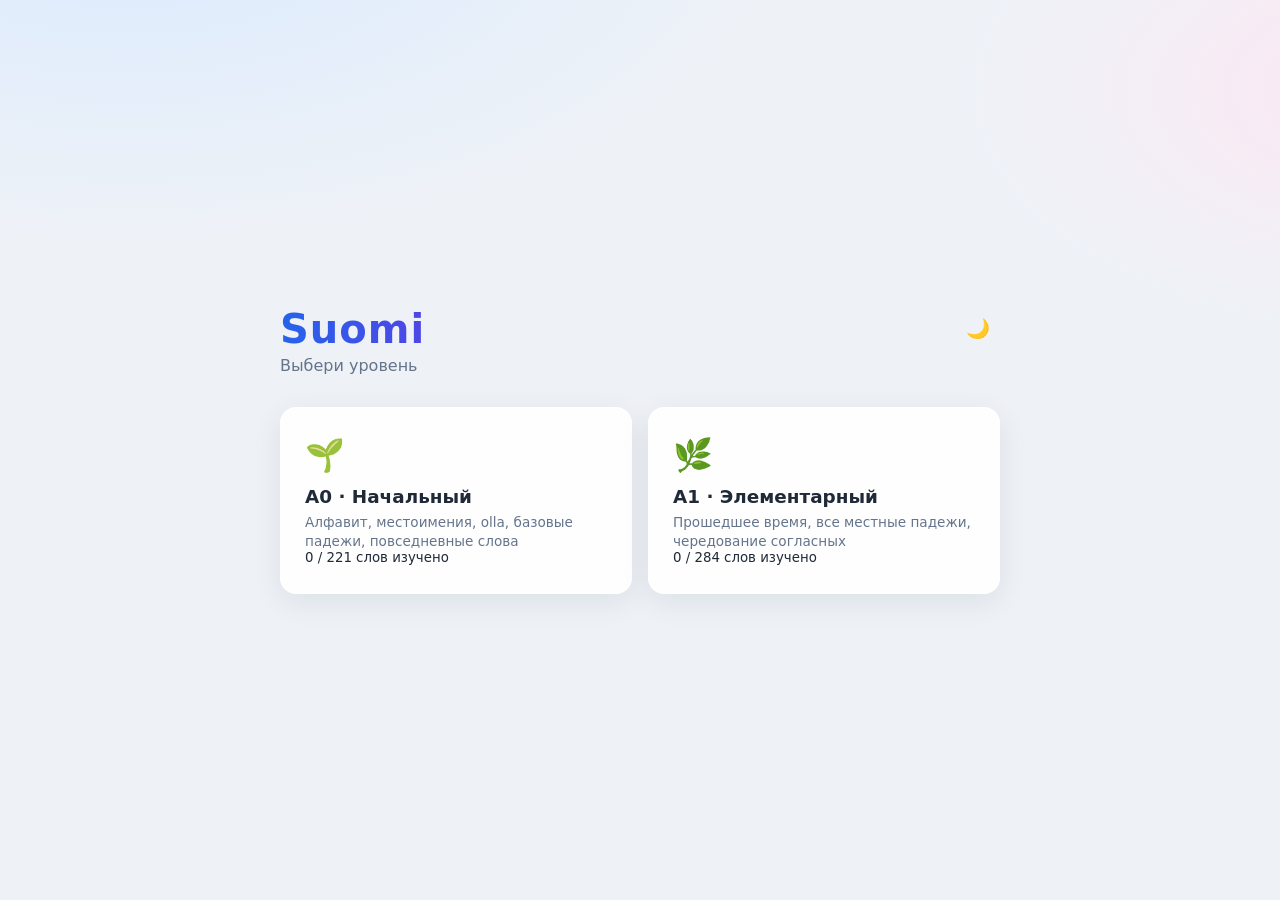
<file: index.html>
<!DOCTYPE html>
<html lang="ru">
<head>
  <meta charset="UTF-8">
  <meta name="viewport" content="width=device-width, initial-scale=1.0">
  <link rel="icon" href="data:,">
  <title>Suomi</title>
  <link rel="stylesheet" href="https://fonts.googleapis.com/css2?family=Bricolage+Grotesque:opsz,wght@12..96,500;12..96,700&family=Source+Sans+3:wght@400;600&display=swap">
  <link rel="stylesheet" href="style.css">
</head>
<body>

  <!-- ЭКРАН 1: главное меню -->
  <section id="screen-menu" class="screen">
    <div id="menu-inner">
      <div id="menu-header">
        <h1>Suomi</h1>
        <button class="theme-toggle" title="Тема">🌙</button>
      </div>
      <p id="menu-subtitle">Выбери уровень</p>
      <div id="level-grid"></div>
    </div>
  </section>

  <!-- ЭКРАН 2: меню уровня -->
  <section id="screen-level" class="screen" hidden>
    <div id="menu-inner">
      <div id="menu-header">
        <button class="back-btn" data-goto="menu" title="В меню">←</button>
        <h1 id="level-title">A0</h1>
        <button class="theme-toggle" title="Тема">🌙</button>
      </div>
      <p id="level-subtitle">Начальный</p>

      <div id="menu-grid">
        <button class="mode-card" data-goto="cards">
          <div class="mode-icon">📇</div>
          <div class="mode-title">Карточки</div>
          <div class="mode-desc">Слова с интервальным повторением</div>
        </button>
        <button class="mode-card" data-goto="reading">
          <div class="mode-icon">📖</div>
          <div class="mode-title">Чтение</div>
          <div class="mode-desc">Короткие тексты с переводом</div>
        </button>
        <button class="mode-card" data-goto="grammar">
          <div class="mode-icon">📐</div>
          <div class="mode-title">Грамматика</div>
          <div class="mode-desc">Правила с примерами и таблицами</div>
        </button>
        <button class="mode-card" data-goto="vocab">
          <div class="mode-icon">📚</div>
          <div class="mode-title">Словарь</div>
          <div class="mode-desc">Таблицы, поиск и карточки для зубрёжки</div>
        </button>
      </div>
    </div>
  </section>

  <!-- ЭКРАН 3: карточки -->
  <section id="screen-cards" class="screen" hidden>
    <div id="layout">
      <aside id="sidebar">
        <div class="level-tabs" id="level-tabs-cards"></div>
        <div id="sidebar-header">
          <button class="back-btn" data-goto="menu" title="В меню">←</button>
          <h1 id="cards-level-label">A0</h1>
          <button class="theme-toggle" title="Тема">🌙</button>
        </div>
        <ul id="cat-list" class="content-list"></ul>
      </aside>

      <main id="app">
        <div id="progress-section">
          <div id="progress-bar"><div id="progress-fill"></div></div>
          <div id="progress-labels">
            <span id="session-count">Сегодня: 0</span>
            <span id="streak-count">Подряд: 0</span>
          </div>
        </div>
        <div id="card-wrap">
          <div id="card">
            <div id="question">Загрузка...</div>
            <div id="answer" hidden></div>
          </div>
          <div id="feedback"></div>
        </div>
        <div id="input-row">
          <input type="text" id="answer-input" placeholder="Введи по-фински..." autocomplete="off" autocorrect="off" autocapitalize="off" spellcheck="false">
          <button id="check-btn">Проверить</button>
        </div>
        <div id="controls"><button id="dont-know-btn">Не знаю</button></div>
        <div id="hint">Enter — проверить · ← не знаю · → знаю · Space — ответ</div>
        <div id="stats"></div>
      </main>
    </div>
  </section>

  <!-- ЭКРАН 4: чтение -->
  <section id="screen-reading" class="screen" hidden>
    <div class="content-layout">
      <aside class="content-sidebar">
        <div class="level-tabs" id="level-tabs-reading"></div>
        <div class="content-sidebar-header">
          <button class="back-btn" data-goto="menu" title="В меню">←</button>
          <h1 id="reading-level-label">A0</h1>
          <button class="theme-toggle" title="Тема">🌙</button>
        </div>
        <ul id="text-list" class="content-list"></ul>
      </aside>
      <main class="content-main">
        <div id="reading-empty" class="content-empty">
          <div class="empty-icon">📖</div><p>Выбери текст слева</p>
        </div>
        <article id="reading-article" hidden>
          <header class="article-header">
            <h2 id="article-title"></h2><div id="article-subtitle" class="article-subtitle"></div>
          </header>
          <div id="article-body"></div>
        </article>
      </main>
    </div>
  </section>

  <!-- ЭКРАН 5: грамматика -->
  <section id="screen-grammar" class="screen" hidden>
    <div class="content-layout">
      <aside class="content-sidebar">
        <div class="level-tabs" id="level-tabs-grammar"></div>
        <div class="content-sidebar-header">
          <button class="back-btn" data-goto="menu" title="В меню">←</button>
          <h1 id="grammar-level-label">A0</h1>
          <button class="theme-toggle" title="Тема">🌙</button>
        </div>
        <ul id="grammar-topic-list" class="content-list"></ul>
      </aside>
      <main class="content-main">
        <div id="grammar-empty" class="content-empty">
          <div class="empty-icon">📐</div><p>Выбери тему слева</p>
        </div>
        <article id="grammar-article" hidden>
          <header class="article-header">
            <h2 id="grammar-title"></h2><div id="grammar-subtitle" class="article-subtitle"></div>
          </header>
          <div id="grammar-body"></div>
        </article>
      </main>
    </div>
  </section>

  <!-- ЭКРАН 6: словарь (нативный) -->
  <section id="screen-vocab" class="screen" hidden>
    <div class="vocab-wrap">
      <header>
        <div class="vocab-title">
          <button class="back-btn" data-goto="menu" title="В меню">←</button>
          <h1>Финский словарь</h1>
          <button class="theme-toggle" title="Тема">🌙</button>
        </div>
        <div class="prog">
          <span id="progText"></span>
          <div class="bar"><i id="progBar"></i></div>
        </div>
      </header>
      
      <div class="tools">
        <div class="row">
          <div class="seg" id="segLevel" role="group" aria-label="Уровень">
            <button data-v="all" aria-pressed="true">Все</button>
            <button data-v="a0" aria-pressed="false">A0</button>
            <button data-v="a1" aria-pressed="false">A1</button>
          </div>
          <div class="seg" id="segMode" role="group" aria-label="Режим">
            <button data-v="both" aria-pressed="true">Всё видно</button>
            <button data-v="hideRu" aria-pressed="false">Скрыть русский</button>
            <button data-v="hideFi" aria-pressed="false">Скрыть финский</button>
            <button data-v="cards" aria-pressed="false">Карточки</button>
          </div>
        </div>
        <div class="row">
          <input type="search" id="vocab-q" placeholder="Поиск по слову или переводу" aria-label="Поиск">
          <select id="vocab-cat" aria-label="Тема"></select>
          <button class="btn" id="unk" aria-pressed="false">Только невыученные</button>
          <button class="btn" id="shuf" aria-pressed="false">Перемешать</button>
          <button class="btn" id="reveal">Показать всё</button>
        </div>
        <div class="count" id="vocab-count"></div>
      </div>
      <div id="vocab-out"></div>
    </div>
  </section>

  <script src="levels.js"></script>
  <script src="app.js"></script>
  <script src="reading.js"></script>
  <script src="grammar.js"></script>
  <script src="vocab.js"></script>
</body>
</html>
</file>
<file: style.css>
* { box-sizing: border-box; }

:root {
  --bg-base: #eef2f7;
  --bg-grad1: #dbeafe;
  --bg-grad2: #fce7f3;
  --card-bg: rgba(255, 255, 255, 0.9);
  --sidebar-bg: rgba(255, 255, 255, 0.85);
  --border: rgba(255, 255, 255, 0.6);
  --text: #1f2937;
  --text-muted: #64748b;
  --text-dim: #94a3b8;
  --accent: #2563eb;
  --accent-2: #4f46e5;
  --shadow: 0 8px 30px rgba(15, 23, 42, 0.08);
  --shadow-hover: 0 12px 40px rgba(15, 23, 42, 0.14);
  --input-bg: #ffffff;
  --input-border: #e5e7eb;
  --btn-bg: rgba(255, 255, 255, 0.9);
  --btn-border: #e5e7eb;
  --cat-hover: #eff6ff;
  --cat-text: #374151;
  --scroll-thumb: #cbd5e1;
  --menu-card-bg: rgba(255, 255, 255, 0.9);
  --code-bg: #f1f5f9;
  --note-bg: #fef3c7;
  --note-border: #fbbf24;
  --example-bg: rgba(37, 99, 235, 0.06);
}

body.dark {
  --bg-base: #0f172a;
  --bg-grad1: rgba(30, 58, 138, 0.35);
  --bg-grad2: rgba(131, 24, 67, 0.35);
  --card-bg: rgba(30, 41, 59, 0.85);
  --sidebar-bg: rgba(30, 41, 59, 0.75);
  --border: rgba(148, 163, 184, 0.15);
  --text: #e2e8f0;
  --text-muted: #94a3b8;
  --text-dim: #64748b;
  --accent: #60a5fa;
  --accent-2: #818cf8;
  --shadow: 0 8px 30px rgba(0, 0, 0, 0.4);
  --shadow-hover: 0 12px 40px rgba(0, 0, 0, 0.55);
  --input-bg: #1e293b;
  --input-border: #334155;
  --btn-bg: rgba(30, 41, 59, 0.9);
  --btn-border: #334155;
  --cat-hover: #334155;
  --cat-text: #cbd5e1;
  --scroll-thumb: #475569;
  --menu-card-bg: rgba(30, 41, 59, 0.85);
  --code-bg: #1e293b;
  --note-bg: rgba(251, 191, 36, 0.12);
  --note-border: #d97706;
  --example-bg: rgba(96, 165, 250, 0.08);
}

body {
  font-family: system-ui, -apple-system, 'Segoe UI', sans-serif;
  margin: 0;
  min-height: 100vh;
  padding: 2rem 1rem;
  color: var(--text);
  background:
    radial-gradient(1200px 600px at 10% -10%, var(--bg-grad1) 0%, transparent 55%),
    radial-gradient(900px 500px at 110% 10%, var(--bg-grad2) 0%, transparent 50%),
    var(--bg-base);
  background-attachment: fixed;
  overflow-x: hidden;
  transition: background 0.3s ease, color 0.3s ease;
}

.screen { animation: fadeIn 0.25s ease; }

@keyframes fadeIn {
  from { opacity: 0; transform: translateY(6px); }
  to { opacity: 1; transform: translateY(0); }
}

/* ==========================================
   МЕНЮ
   ========================================== */
#screen-menu,
#screen-level {
  min-height: calc(100vh - 4rem);
  display: flex;
  align-items: center;
  justify-content: center;
}

#menu-inner { max-width: 720px; width: 100%; }

#menu-header {
  display: flex;
  justify-content: space-between;
  align-items: center;
  margin-bottom: 0.25rem;
}

#menu-header h1 {
  font-size: 2.5rem;
  margin: 0;
  letter-spacing: 1px;
  background: linear-gradient(90deg, var(--accent), var(--accent-2));
  -webkit-background-clip: text;
  background-clip: text;
  color: transparent;
}

#menu-subtitle {
  color: var(--text-muted);
  margin: 0 0 2rem 0;
  font-size: 1rem;
}

#menu-grid,
#level-grid {
  display: grid;
  grid-template-columns: repeat(2, 1fr);
  gap: 1rem;
}

.mode-card {
  display: flex;
  flex-direction: column;
  align-items: flex-start;
  text-align: left;
  padding: 1.75rem 1.5rem;
  background: var(--menu-card-bg);
  backdrop-filter: blur(10px);
  border: 1px solid var(--border);
  border-radius: 16px;
  cursor: pointer;
  box-shadow: var(--shadow);
  transition: all 0.2s ease;
  color: var(--text);
  font-family: inherit;
  min-height: 150px;
}

.mode-card:hover:not(.disabled) {
  transform: translateY(-3px);
  box-shadow: var(--shadow-hover);
  border-color: var(--accent);
}

.mode-card:active:not(.disabled) { transform: translateY(-1px); }
.mode-card.disabled { opacity: 0.45; cursor: not-allowed; }
.mode-icon { font-size: 2rem; margin-bottom: 0.75rem; }
.mode-title { font-size: 1.15rem; font-weight: 700; margin-bottom: 0.35rem; }
.mode-desc { font-size: 0.85rem; color: var(--text-muted); line-height: 1.4; }

@media (max-width: 560px) {
  #menu-grid { grid-template-columns: 1fr; }
  #menu-header h1 { font-size: 2rem; }
}

/* ==========================================
   КНОПКИ НАВИГАЦИИ И ТЕМЫ
   ========================================== */
.theme-toggle {
  background: transparent;
  border: none;
  font-size: 1.2rem;
  cursor: pointer;
  padding: 6px 10px;
  border-radius: 8px;
  transition: background 0.15s ease, transform 0.15s ease;
  line-height: 1;
  font-family: inherit;
}

.theme-toggle:hover {
  background: var(--cat-hover);
  transform: rotate(15deg);
}

.back-btn {
  background: transparent;
  border: none;
  font-size: 1.3rem;
  cursor: pointer;
  padding: 4px 10px;
  border-radius: 8px;
  transition: background 0.15s ease, transform 0.15s ease;
  color: var(--text-muted);
  line-height: 1;
  font-family: inherit;
}

.back-btn:hover {
  background: var(--cat-hover);
  color: var(--accent);
  transform: translateX(-2px);
}

/* ==========================================
   ЭКРАН КАРТОЧЕК
   ========================================== */
#layout {
  display: flex;
  gap: 1.5rem;
  max-width: 1050px;
  margin: 0 auto;
  align-items: flex-start;
}

#sidebar {
  width: 250px;
  flex-shrink: 0;
  background: var(--sidebar-bg);
  backdrop-filter: blur(10px);
  border-radius: 16px;
  padding: 1.25rem 1rem;
  box-shadow: var(--shadow);
  border: 1px solid var(--border);
  position: sticky;
  top: 2rem;
  max-height: calc(100vh - 4rem);
  overflow-y: auto;
  scrollbar-width: thin;
  scrollbar-color: var(--scroll-thumb) transparent;
}

#sidebar::-webkit-scrollbar,
.content-sidebar::-webkit-scrollbar { width: 6px; }
#sidebar::-webkit-scrollbar-track,
.content-sidebar::-webkit-scrollbar-track { background: transparent; }
#sidebar::-webkit-scrollbar-thumb,
.content-sidebar::-webkit-scrollbar-thumb {
  background: var(--scroll-thumb);
  border-radius: 3px;
}

#sidebar-header,
.content-sidebar-header {
  display: flex;
  justify-content: space-between;
  align-items: center;
  padding-bottom: 0.85rem;
  margin-bottom: 1rem;
  border-bottom: 1px solid var(--input-border);
  gap: 0.5rem;
}

#sidebar h1,
.content-sidebar-header h1 {
  font-size: 1.4rem;
  margin: 0;
  color: var(--accent);
  letter-spacing: 0.5px;
  flex: 1;
}

#cat-list,
.content-list {
  list-style: none;
  margin: 0;
  padding: 0;
}

#cat-list li,
.content-list li {
  padding: 0.55rem 0.85rem;
  border-radius: 10px;
  cursor: pointer;
  font-size: 0.92rem;
  color: var(--cat-text);
  margin-bottom: 3px;
  transition: all 0.15s ease;
}

#cat-list li:hover,
.content-list li:hover {
  background: var(--cat-hover);
  color: var(--accent);
  transform: translateX(2px);
}

#cat-list li.active,
.content-list li.active {
  background: linear-gradient(90deg, var(--accent), var(--accent-2));
  color: white;
  font-weight: 600;
  box-shadow: 0 4px 12px rgba(37, 99, 235, 0.3);
}

#app { flex: 1; min-width: 0; }

#progress-section { margin-bottom: 1rem; }

#progress-bar {
  height: 8px;
  background: var(--input-border);
  border-radius: 4px;
  overflow: hidden;
  margin-bottom: 0.5rem;
}

#progress-fill {
  height: 100%;
  width: 0;
  background: linear-gradient(90deg, var(--accent), var(--accent-2));
  border-radius: 4px;
  transition: width 0.3s ease;
}

#progress-labels {
  display: flex;
  justify-content: space-between;
  font-size: 0.82rem;
  color: var(--text-muted);
}

#streak-count { font-weight: 600; color: var(--text-muted); transition: color 0.2s ease; }
#streak-count.hot { color: #10b981; }

#card-wrap { position: relative; }

#card {
  background: var(--card-bg);
  backdrop-filter: blur(10px);
  border-radius: 16px;
  padding: 2.5rem 2rem;
  text-align: center;
  box-shadow: var(--shadow);
  border: 1px solid var(--border);
  min-height: 220px;
  display: flex;
  flex-direction: column;
  justify-content: center;
  position: relative;
  z-index: 2;
  cursor: grab;
  user-select: none;
  touch-action: pan-y;
  will-change: transform;
}

#card:active { cursor: grabbing; }
#question { font-size: 2rem; font-weight: 700; letter-spacing: 0.5px; pointer-events: none; }
#answer { margin-top: 1.2rem; pointer-events: none; }

#feedback {
  position: absolute;
  inset: 0;
  border-radius: 16px;
  display: flex;
  align-items: center;
  justify-content: center;
  font-size: 2rem;
  font-weight: 700;
  color: white;
  opacity: 0;
  pointer-events: none;
  z-index: 3;
  transition: opacity 0.15s ease;
}

#feedback.show-right { background: linear-gradient(135deg, #10b981, #059669); opacity: 1; }
#feedback.show-left { background: linear-gradient(135deg, #ef4444, #dc2626); opacity: 1; }
#feedback span { transform: scale(0.9); transition: transform 0.15s ease; }
#feedback.show-right span,
#feedback.show-left span { transform: scale(1); }

#input-row { display: flex; gap: 0.5rem; margin-top: 1rem; }

#answer-input {
  flex: 1;
  min-width: 0;
  padding: 1rem 1.2rem;
  font-size: 1.1rem;
  border: 2px solid var(--input-border);
  background: var(--input-bg);
  color: var(--text);
  border-radius: 10px;
  outline: none;
  transition: border-color 0.15s ease, box-shadow 0.15s ease;
  font-family: inherit;
}

#answer-input::placeholder { color: var(--text-dim); }
#answer-input:focus { border-color: var(--accent); box-shadow: 0 0 0 3px rgba(37, 99, 235, 0.15); }
#answer-input.correct { border-color: #10b981; background: rgba(16, 185, 129, 0.08); }
#answer-input.wrong { border-color: #ef4444; background: rgba(239, 68, 68, 0.08); }
#answer-input:disabled { opacity: 0.7; cursor: not-allowed; }

#check-btn {
  padding: 1rem 1.5rem;
  cursor: pointer;
  border: none;
  background: linear-gradient(90deg, var(--accent), var(--accent-2));
  color: white;
  border-radius: 10px;
  font-size: 1rem;
  font-weight: 600;
  transition: all 0.15s ease;
  box-shadow: 0 4px 14px rgba(37, 99, 235, 0.25);
  white-space: nowrap;
  font-family: inherit;
}

#check-btn:hover:not(:disabled) {
  transform: translateY(-1px);
  box-shadow: 0 6px 18px rgba(37, 99, 235, 0.35);
}

#check-btn:disabled { opacity: 0.5; cursor: not-allowed; transform: none; box-shadow: none; }

#controls { margin-top: 0.6rem; display: flex; justify-content: center; }

#dont-know-btn {
  padding: 0.6rem 1.2rem;
  cursor: pointer;
  border: 1px solid var(--btn-border);
  background: var(--btn-bg);
  color: var(--text-muted);
  border-radius: 8px;
  font-size: 0.9rem;
  transition: all 0.15s ease;
  font-family: inherit;
}

#dont-know-btn:hover { border-color: #ef4444; color: #ef4444; transform: translateY(-1px); }

#hint {
  margin-top: 1rem;
  text-align: center;
  font-size: 0.78rem;
  color: var(--text-dim);
  min-height: 1.2rem;
}

#stats { margin-top: 0.6rem; text-align: center; color: var(--text-muted); font-size: 0.88rem; }

kbd {
  background: var(--input-border);
  border-radius: 4px;
  padding: 1px 6px;
  font-size: 0.72rem;
  font-family: ui-monospace, 'SF Mono', Menlo, monospace;
  color: var(--text);
  border: 1px solid rgba(0, 0, 0, 0.06);
}

[hidden] { display: none !important; }

/* ==========================================
   ОБЩИЕ ЭКРАНЫ КОНТЕНТА (чтение, грамматика)
   ========================================== */
.content-layout {
  display: flex;
  gap: 1.5rem;
  max-width: 1050px;
  margin: 0 auto;
  align-items: flex-start;
}

.content-sidebar {
  width: 250px;
  flex-shrink: 0;
  background: var(--sidebar-bg);
  backdrop-filter: blur(10px);
  border-radius: 16px;
  padding: 1.25rem 1rem;
  box-shadow: var(--shadow);
  border: 1px solid var(--border);
  position: sticky;
  top: 2rem;
  max-height: calc(100vh - 4rem);
  overflow-y: auto;
  scrollbar-width: thin;
  scrollbar-color: var(--scroll-thumb) transparent;
}

.content-main {
  flex: 1;
  min-width: 0;
  background: var(--card-bg);
  backdrop-filter: blur(10px);
  border-radius: 16px;
  box-shadow: var(--shadow);
  border: 1px solid var(--border);
  min-height: 400px;
  padding: 2rem;
}

.content-empty {
  display: flex;
  flex-direction: column;
  align-items: center;
  justify-content: center;
  min-height: 350px;
  color: var(--text-muted);
  text-align: center;
}

.empty-icon { font-size: 3rem; margin-bottom: 1rem; opacity: 0.6; }

.article-header {
  margin-bottom: 1.5rem;
  padding-bottom: 1rem;
  border-bottom: 1px solid var(--input-border);
}

.article-header h2 {
  margin: 0 0 0.35rem 0;
  font-size: 1.6rem;
  color: var(--accent);
}

.article-subtitle { color: var(--text-muted); font-size: 0.9rem; }

/* ==========================================
   ЧТЕНИЕ
   ========================================== */
#article-body { font-size: 1.1rem; line-height: 1.9; }

.segment {
  margin-bottom: 1.2rem;
  padding: 0.8rem 1rem;
  border-radius: 10px;
  transition: background 0.2s ease;
  cursor: pointer;
}

.segment:hover { background: var(--cat-hover); }

.segment-fi { color: var(--text); font-weight: 500; margin-bottom: 0.35rem; }

.segment-ru {
  color: var(--text-muted);
  font-size: 0.95rem;
  opacity: 0;
  max-height: 0;
  overflow: hidden;
  transition: opacity 0.25s ease, max-height 0.25s ease;
}

.segment.revealed .segment-ru { opacity: 1; max-height: 100px; }

/* ==========================================
   ГРАММАТИКА
   ========================================== */
#grammar-body { line-height: 1.7; }

.grammar-text {
  margin: 0 0 1rem 0;
  color: var(--text);
}

.grammar-heading {
  font-size: 1.1rem;
  font-weight: 700;
  margin: 1.75rem 0 0.75rem 0;
  color: var(--accent);
  letter-spacing: 0.3px;
}

.grammar-list {
  margin: 0 0 1.25rem 0;
  padding-left: 1.5rem;
  color: var(--text);
}

.grammar-list li {
  margin-bottom: 0.4rem;
  line-height: 1.6;
}

.grammar-table-wrap {
  margin: 0 0 1.5rem 0;
  overflow-x: auto;
  border-radius: 10px;
  border: 1px solid var(--input-border);
}

.grammar-table {
  width: 100%;
  border-collapse: collapse;
  font-size: 0.95rem;
}

.grammar-table th {
  background: var(--example-bg);
  padding: 0.65rem 1rem;
  text-align: left;
  font-weight: 600;
  color: var(--accent);
  border-bottom: 1px solid var(--input-border);
  white-space: nowrap;
}

.grammar-table td {
  padding: 0.6rem 1rem;
  border-bottom: 1px solid var(--input-border);
  color: var(--text);
  vertical-align: top;
}

.grammar-table tr:last-child td { border-bottom: none; }
.grammar-table tr:hover td { background: var(--example-bg); }

.grammar-examples {
  margin: 0 0 1.5rem 0;
  display: flex;
  flex-direction: column;
  gap: 0.5rem;
}

.grammar-example {
  padding: 0.75rem 1rem;
  background: var(--example-bg);
  border-radius: 10px;
  border-left: 3px solid var(--accent);
}

.grammar-example-fi {
  font-size: 1.05rem;
  font-weight: 600;
  color: var(--text);
  margin-bottom: 0.2rem;
}

.grammar-example-ru {
  font-size: 0.9rem;
  color: var(--text-muted);
}

.grammar-note {
  margin: 0 0 1.5rem 0;
  padding: 1rem 1.15rem;
  background: var(--note-bg);
  border-left: 4px solid var(--note-border);
  border-radius: 8px;
  font-size: 0.95rem;
  color: var(--text);
  line-height: 1.6;
}

/* ==========================================
   АДАПТИВ
   ========================================== */
@media (max-width: 720px) {
  body { padding: 1rem 0.5rem; }

  #layout,
  .content-layout {
    flex-direction: column;
    gap: 1rem;
  }

  #sidebar,
  .content-sidebar {
    width: 100%;
    position: static;
    max-height: 220px;
  }

  #question { font-size: 1.6rem; }
  #check-btn { padding: 1rem; }
  .content-main { padding: 1.25rem; }
  .grammar-table { font-size: 0.85rem; }
  .grammar-table th,
  .grammar-table td { padding: 0.5rem 0.7rem; }
}/* Табы уровня */
.level-tabs {
  display: flex;
  gap: 4px;
  margin-bottom: 0.75rem;
  padding: 4px;
  background: var(--input-border);
  border-radius: 10px;
}

.level-tab {
  flex: 1;
  padding: 6px 10px;
  border: none;
  background: transparent;
  color: var(--text-muted);
  font-size: 0.85rem;
  font-weight: 600;
  border-radius: 7px;
  cursor: pointer;
  transition: all 0.15s ease;
  font-family: inherit;
}

.level-tab:hover:not(.disabled):not(.active) {
  color: var(--text);
  background: var(--cat-hover);
}

.level-tab.active {
  background: var(--card-bg);
  color: var(--accent);
  box-shadow: 0 2px 6px rgba(0, 0, 0, 0.08);
}

.level-tab.disabled {
  opacity: 0.4;
  cursor: not-allowed;
}
/* ==========================================
   СЛОВАРЬ (VOCAB)
   ========================================== */
#screen-vocab {
  --v-bg: var(--bg-base);
  --v-surface: var(--card-bg);
  --v-ink: var(--text);
  --v-muted: var(--text-muted);
  --v-line: var(--border);
  --v-accent: var(--accent);
  --v-accent-ink: #ffffff;
  --v-known: #2f7d4f;
  --v-known-bg: #e4f2ea;
  --v-hide: var(--input-bg);
  
  background: transparent;
  color: var(--v-ink);
  font-family: 'Source Sans 3', system-ui, sans-serif;
  font-size: 16px;
  line-height: 1.4;
  padding-bottom: 8px;
}

body.dark #screen-vocab {
  --v-accent-ink: #0f1824;
  --v-known: #6cc28f;
  --v-known-bg: #173326;
}

#screen-vocab .vocab-wrap { max-width: 860px; margin: 0 auto; padding: 0 16px; }

#screen-vocab header {
  padding-top: 20px; display: flex; flex-wrap: wrap; gap: 8px 24px; align-items: end; justify-content: space-between;
}

#screen-vocab h1 {
  font-family: 'Bricolage Grotesque', 'Segoe UI', system-ui, sans-serif;
  font-size: clamp(1.6rem, 4vw, 2.2rem); margin: 0; letter-spacing: -.01em;
}

#screen-vocab .prog { min-width: 200px; flex: 1 1 200px; max-width: 320px; font-size: .9rem; color: var(--v-muted); }
#screen-vocab .bar { height: 8px; background: var(--v-line); border-radius: 4px; margin-top: 6px; overflow: hidden; }
#screen-vocab .bar i { display: block; height: 100%; background: var(--v-known); width: 0; transition: width .3s; }

#screen-vocab .tools {
  padding-block: 12px; margin-top: 8px;
  display: flex; flex-direction: column; gap: 8px;
}
#screen-vocab .row { display: flex; flex-wrap: wrap; gap: 8px; align-items: center; }

#screen-vocab .seg { display: inline-flex; border: 1px solid var(--v-line); border-radius: 8px; overflow: hidden; background: var(--v-surface); max-width: 100%; }
#screen-vocab .seg button { border: 0; background: none; color: var(--v-ink); font: inherit; font-size: .9rem; padding: 7px 12px; cursor: pointer; border-right: 1px solid var(--v-line); }
#screen-vocab .seg button:last-child { border-right: 0; }
#screen-vocab .seg button[aria-pressed="true"] { background: var(--v-accent); color: var(--v-accent-ink); font-weight: 600; }

#screen-vocab input[type=search], #screen-vocab select {
  font: inherit; font-size: .95rem; padding: 7px 10px; border: 1px solid var(--v-line); border-radius: 8px;
  background: var(--v-surface); color: var(--v-ink); min-width: 0;
}
#screen-vocab input[type=search] { flex: 1 1 150px; }
#screen-vocab select { flex: 1 1 160px; max-width: 100%; }

#screen-vocab .btn {
  font: inherit; font-size: .9rem; padding: 7px 12px; border: 1px solid var(--v-line); border-radius: 8px;
  background: var(--v-surface); color: var(--v-ink); cursor: pointer;
}
#screen-vocab .btn[aria-pressed="true"] { border-color: var(--v-accent); color: var(--v-accent); font-weight: 600; }
#screen-vocab .count { font-size: .85rem; color: var(--v-muted); }

#screen-vocab #vocab-out { margin-top: 8px; max-height: 75vh; max-height: 75dvh; overflow: auto; overscroll-behavior: contain; border-radius: 12px; }
#screen-vocab .tablebox { overflow: visible; }
#screen-vocab table { width: 100%; border-collapse: collapse; background: var(--v-surface); border: 0; }
#screen-vocab tr.cat th { font-family: 'Bricolage Grotesque', sans-serif; text-align: left; padding: 12px; font-size: 1.05rem; background: var(--v-hide); border: 0; position: sticky; top: 0; z-index: 2; }
#screen-vocab tr.cat th span { color: var(--v-muted); font-family: 'Source Sans 3', sans-serif; font-size: .85rem; font-weight: 400; margin-left: 8px; }
#screen-vocab td { padding: 9px 12px; border-top: 1px solid var(--v-line); vertical-align: middle; }
#screen-vocab td.fi { font-size: 1.15rem; font-weight: 600; width: 42%; }
#screen-vocab td.ru { width: 48%; }
#screen-vocab td.ck { width: 10%; text-align: center; }

#screen-vocab tr.known td.fi, #screen-vocab tr.known td.ru { color: var(--v-known); }
#screen-vocab tr.known td { background: var(--v-known-bg); }

#screen-vocab .hid { display: inline-block; width: 100%; text-align: left; border: 0; background: var(--v-line); color: var(--v-muted); font: inherit; font-size: .85rem; padding: 5px 10px; border-radius: 6px; cursor: pointer; }
#screen-vocab input[type=checkbox] { width: 22px; height: 22px; accent-color: var(--v-known); cursor: pointer; }
#screen-vocab .empty { padding: 40px 12px; text-align: center; color: var(--v-muted); }

#screen-vocab .deck { margin-top: 20px; display: flex; flex-direction: column; align-items: center; gap: 14px; }
#screen-vocab .card {
  width: 100%; max-width: 520px; min-height: 240px; background: var(--v-surface); border: 1px solid var(--v-line); border-radius: 14px;
  display: flex; flex-direction: column; align-items: center; justify-content: center; gap: 10px; padding: 24px; text-align: center; cursor: pointer; font: inherit; color: var(--v-ink);
}
#screen-vocab .card .w { font-family: 'Bricolage Grotesque', sans-serif; font-size: clamp(1.8rem, 7vw, 2.6rem); font-weight: 700; }
#screen-vocab .card .hint { color: var(--v-muted); font-size: .85rem; }
#screen-vocab .card .tag { font-size: .8rem; letter-spacing: .06em; text-transform: uppercase; color: var(--v-muted); }
#screen-vocab .card.back { border-color: var(--v-accent); }

#screen-vocab .act { display: flex; gap: 10px; flex-wrap: wrap; justify-content: center; }
#screen-vocab .act .btn { min-width: 130px; }
#screen-vocab .btn.good { background: var(--v-known); color: #fff; border-color: var(--v-known); font-weight: 600; }

@media (max-width: 520px) {
  #screen-vocab td { padding: 8px 8px; }
  #screen-vocab td.fi { font-size: 1.05rem; }
  #screen-vocab .seg button { padding: 7px 9px; }
}

#screen-vocab .vocab-title { display: flex; align-items: center; gap: 8px; min-width: 0; }
#screen-vocab .vocab-title .back-btn { flex: none; margin-left: -10px; }
#screen-vocab .vocab-title h1 { flex: 1 1 auto; min-width: 0; }
</file>
